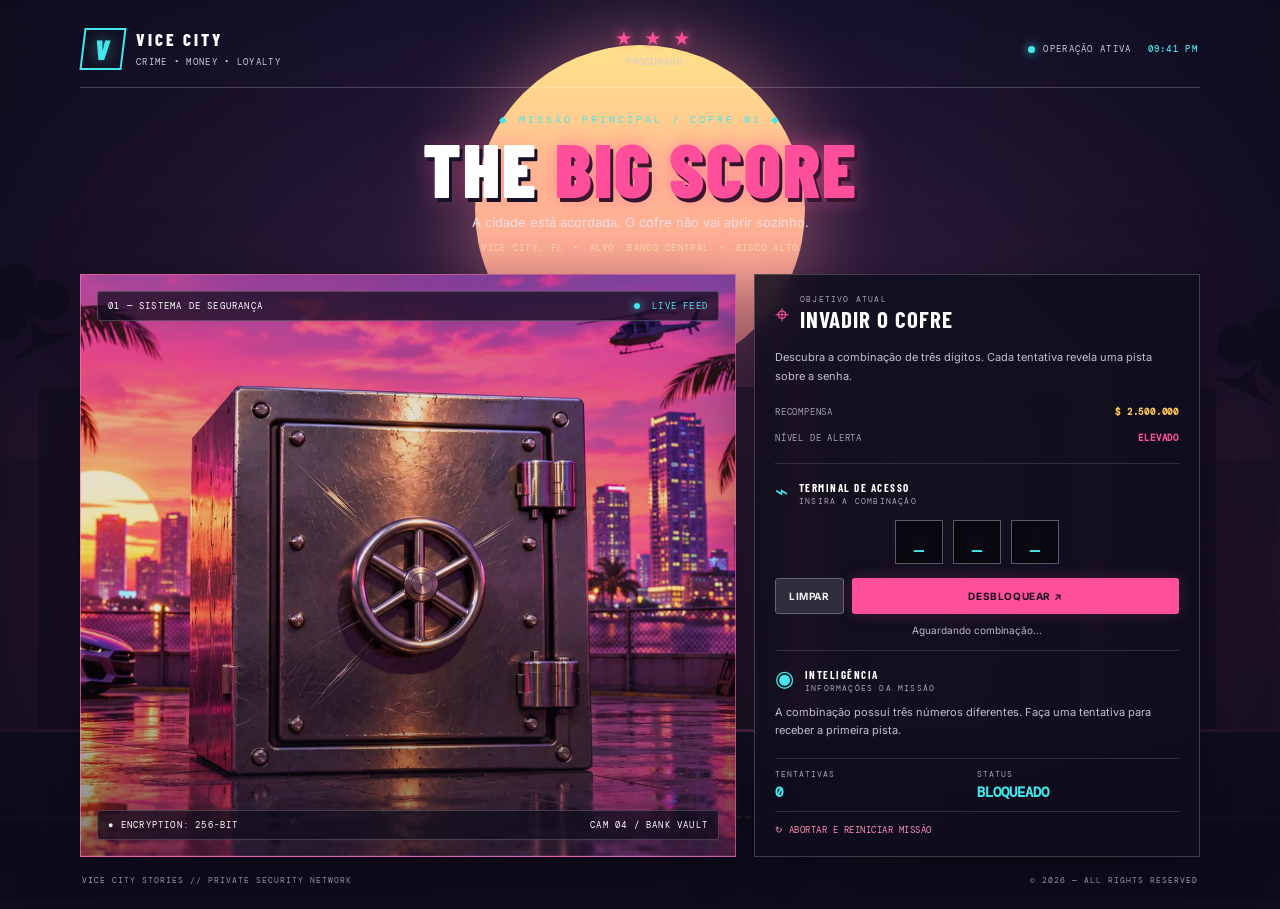
<file: vice_city_cofre/index.html>
<!DOCTYPE html>
<html lang="pt-BR">
<head>
  <meta charset="UTF-8">
  <meta name="viewport" content="width=device-width, initial-scale=1.0">
  <meta name="theme-color" content="#100d1d">
  <title>VICE CITY — Operação Cofre</title>
  <link rel="preconnect" href="https://fonts.googleapis.com">
  <link rel="preconnect" href="https://fonts.gstatic.com" crossorigin>
  <link href="https://fonts.googleapis.com/css2?family=Barlow+Condensed:wght@500;600;700;800;900&family=DM+Mono:wght@400;500&family=Inter:wght@400;500;600;700;800&display=swap" rel="stylesheet">
  <link rel="stylesheet" href="style.css">
</head>
<body>
  <div class="city-backdrop" aria-hidden="true">
    <div class="sun"></div><div class="skyline skyline-back"></div><div class="skyline skyline-front"></div>
    <div class="palm palm-one">♣</div><div class="palm palm-two">♣</div>
    <div class="road"></div>
  </div>

  <main class="game-shell">
    <header class="topbar">
      <div class="brand">
        <div class="brand-mark">V</div>
        <div><strong>VICE CITY</strong><small>CRIME • MONEY • LOYALTY</small></div>
      </div>
      <div class="wanted"><span class="wanted-stars">★ ★ ★</span><small>PROCURADO</small></div>
      <div class="top-status"><span class="status-dot"></span> OPERAÇÃO ATIVA <b>09:41 PM</b></div>
    </header>

    <section class="intro">
      <p class="eyebrow">◆ MISSÃO PRINCIPAL / COFRE 01 ◆</p>
      <h1>THE <span>BIG SCORE</span></h1>
      <p class="subtitle">A cidade está acordada. O cofre não vai abrir sozinho.</p>
      <div class="mission-tags"><span>VICE CITY, FL</span><span>•</span><span>ALVO: BANCO CENTRAL</span><span>•</span><span>RISCO ALTO</span></div>
    </section>

    <section class="game-layout">
      <div class="vault-stage">
        <div class="stage-topline"><span>01 — SISTEMA DE SEGURANÇA</span><span class="live-label"><i></i> LIVE FEED</span></div>
        <div class="vault">
          <div class="vault-rim">
            <div class="vault-door">
              <div class="door-label"><span>VC</span><b>SECURITY SYSTEM</b><span>EST. 1986</span></div>
              <div class="dial-housing">
                <div class="dial">
                  <div class="dial-number" id="dialNumber">000</div>
                  <div class="dial-center"><span></span></div>
                  <div class="dial-pointer"></div>
                </div>
              </div>
              <div class="handle"><div class="handle-bar"></div><div class="handle-hub"></div></div>
              <div class="bolts bolt-1"></div><div class="bolts bolt-2"></div>
              <div class="bolts bolt-3"></div><div class="bolts bolt-4"></div>
              <div class="keypad-panel">
                <div class="keypad-screen"><span class="screen-light"></span><span id="screenText">AWAITING ACCESS CODE</span></div>
                <div class="keypad" id="keypad">
                  <button data-key="1">1</button><button data-key="2">2</button><button data-key="3">3</button>
                  <button data-key="4">4</button><button data-key="5">5</button><button data-key="6">6</button>
                  <button data-key="7">7</button><button data-key="8">8</button><button data-key="9">9</button>
                  <button data-action="clear" class="utility">CLR</button><button data-key="0">0</button><button data-action="enter" class="enter">OK</button>
                </div>
              </div>
            </div>
          </div>
        </div>
        <div class="stage-caption"><span>● ENCRYPTION: 256-BIT</span><span>CAM 04 / BANK VAULT</span></div>
      </div>

      <aside class="mission-panel">
        <div class="panel-heading"><span class="panel-icon">⌖</span><div><small>OBJETIVO ATUAL</small><h2>INVADIR O COFRE</h2></div></div>
        <p class="mission-copy">Descubra a combinação de três dígitos. Cada tentativa revela uma pista sobre a senha.</p>
        <div class="objective-line"><span>RECOMPENSA</span><strong>$ 2.500.000</strong></div>
        <div class="objective-line"><span>NÍVEL DE ALERTA</span><strong class="pink">ELEVADO</strong></div>
        <div class="divider"></div>
        <div class="access-heading"><span>⌁</span><div><b>TERMINAL DE ACESSO</b><small>INSIRA A COMBINAÇÃO</small></div></div>
        <div class="code-slots" aria-label="Código digitado">
          <span class="slot" id="slot0">_</span><span class="slot" id="slot1">_</span><span class="slot" id="slot2">_</span>
        </div>
        <div class="actions"><button id="clearBtn" class="btn secondary">LIMPAR</button><button id="submitBtn" class="btn primary">DESBLOQUEAR <span>↗</span></button></div>
        <p class="message" id="message" aria-live="polite">Aguardando combinação...</p>
        <div class="divider"></div>
        <div class="intel-heading"><span>◉</span><div><b>INTELIGÊNCIA</b><small>INFORMAÇÕES DA MISSÃO</small></div></div>
        <p class="hint" id="hint">A combinação possui três números diferentes. Faça uma tentativa para receber a primeira pista.</p>
        <div class="stats">
          <div><small>TENTATIVAS</small><strong id="attempts">0</strong></div>
          <div><small>STATUS</small><strong id="lockStatus">BLOQUEADO</strong></div>
        </div>
        <button id="newGameBtn" class="reset-link">↻ ABORTAR E REINICIAR MISSÃO</button>
      </aside>
    </section>
    <footer><span>VICE CITY STORIES // PRIVATE SECURITY NETWORK</span><span>© 2026 — ALL RIGHTS RESERVED</span></footer>
  </main>

  <div class="overlay hidden" id="winOverlay" role="dialog" aria-modal="true" aria-labelledby="winTitle">
    <div class="win-card">
      <div class="win-kicker">◆ MISSÃO CONCLUÍDA ◆</div>
      <img class="win-safe-image" src="cofre-aberto.png" alt="Cofre aberto com moedas de ouro">
      <div class="win-symbol">✓</div>
      <p class="eyebrow">ACCESS GRANTED</p>
      <h2 id="winTitle">YOU MADE IT.</h2>
      <p>Combinação correta: <strong id="winningCode"></strong></p>
      <p class="win-note">O cofre foi aberto. A cidade agora é sua.</p>
      <button class="btn primary" id="playAgainBtn">JOGAR NOVAMENTE ↗</button>
    </div>
  </div>
  <script src="game.js"></script>
</body>
</html>
</file>
<file: vice_city_cofre/style.css>
*{box-sizing:border-box}
:root{--pink:#ff4f9a;--cyan:#43e8ed;--gold:#ffc857;--ink:#100d1d;--panel:#171426;--muted:#aaa5bb}
body{margin:0;min-height:100vh;padding:24px;color:#fff;background:#100d1d;font-family:Inter,Arial,sans-serif;overflow-x:hidden}
.city-backdrop{position:fixed;inset:0;z-index:-2;overflow:hidden;background:linear-gradient(180deg,#15112b 0%,#382044 40%,#b64c71 72%,#f29a72 100%)}
.city-backdrop:after{content:"";position:absolute;inset:0;background:linear-gradient(90deg,#0d0b1bcc,transparent 35%,transparent 65%,#0d0b1bcc),linear-gradient(0deg,#100d1d 0%,transparent 55%);z-index:2}
.sun{position:absolute;width:330px;height:330px;border-radius:50%;left:50%;top:5%;transform:translateX(-50%);background:linear-gradient(180deg,#ffe18b,#ff8b9d);box-shadow:0 0 90px #ff8b9d88}
.skyline{position:absolute;bottom:17%;left:0;width:100%;height:40%;opacity:.65;background:linear-gradient(90deg,transparent 0 3%,#17142b 3% 8%,transparent 8% 10%,#21162d 10% 17%,transparent 17% 19%,#17142b 19% 27%,transparent 27% 30%,#24172e 30% 38%,transparent 38% 41%,#17142b 41% 49%,transparent 49% 52%,#21162d 52% 61%,transparent 61% 64%,#17142b 64% 72%,transparent 72% 75%,#21162d 75% 84%,transparent 84% 87%,#17142b 87% 95%,transparent 95%)}
.skyline-back{height:32%;opacity:.35;filter:blur(2px);transform:scaleX(1.1)}
.skyline-front:before,.skyline-front:after{content:"";position:absolute;bottom:0;width:13%;height:100%;background:repeating-linear-gradient(90deg,transparent 0 13px,#ffce7c55 14px 17px),repeating-linear-gradient(0deg,#17142b 0 24px,#ffce7c44 25px 27px)}
.skyline-front:before{left:20%;height:78%}.skyline-front:after{right:19%;height:95%}
.road{position:absolute;bottom:0;width:100%;height:19%;background:linear-gradient(180deg,#292039,#090912);border-top:3px solid #ff6da5}
.road:after{content:"";position:absolute;top:50%;left:0;width:100%;border-top:3px dashed #f9d48a88}
.palm{position:absolute;z-index:1;color:#11101c;font-size:150px;opacity:.8;top:23%;transform:rotate(-25deg)}
.palm-one{left:-28px}.palm-two{right:-35px;top:28%;transform:rotate(25deg)}
.game-shell{max-width:1120px;margin:auto;position:relative}
.topbar{display:flex;align-items:center;justify-content:space-between;border-bottom:1px solid #ffffff35;padding:4px 2px 17px}
.brand{display:flex;align-items:center;gap:12px}.brand-mark{width:42px;height:42px;display:grid;place-items:center;border:2px solid var(--cyan);color:var(--cyan);font:900 28px 'Barlow Condensed';transform:skew(-7deg);text-shadow:0 0 15px #43e8ed88}
.brand strong{display:block;font:800 17px 'Barlow Condensed';letter-spacing:3px}.brand small,.top-status,.wanted small{font:9px 'DM Mono';letter-spacing:1.3px;color:#d0c9df}
.wanted{text-align:center}.wanted-stars{display:block;color:var(--pink);font-size:17px;letter-spacing:3px;text-shadow:0 0 12px #ff4f9a}
.top-status{display:flex;align-items:center;gap:8px}.top-status b{color:var(--cyan);font-weight:500;margin-left:8px}
.status-dot,.live-label i{width:7px;height:7px;border-radius:50%;background:var(--cyan);display:inline-block;box-shadow:0 0 10px var(--cyan)}
.intro{text-align:center;padding:25px 0 20px}.eyebrow{font:10px 'DM Mono';letter-spacing:3px;color:var(--cyan);margin:0 0 8px}
.intro h1{font:900 clamp(45px,7vw,76px)/.9 'Barlow Condensed';letter-spacing:2px;margin:0;text-shadow:3px 4px 0 #171225,0 0 24px #ff4f9a55}
.intro h1 span{color:var(--pink);text-shadow:3px 4px 0 #39162e,0 0 22px #ff4f9a99}
.subtitle{font-size:13px;color:#f1dce8;margin:12px 0}.mission-tags{display:flex;justify-content:center;gap:10px;flex-wrap:wrap;font:9px 'DM Mono';letter-spacing:1.3px;color:#ffe1aa}
.game-layout{display:grid;grid-template-columns:minmax(0,1.25fr) minmax(310px,.85fr);gap:18px;align-items:stretch}
.vault-stage,.mission-panel{background:#100e1ddd;border:1px solid #ffffff32;box-shadow:0 18px 55px #07061088;backdrop-filter:blur(10px)}
.vault-stage{padding:16px;display:flex;flex-direction:column;justify-content:space-between;position:relative;overflow:hidden;min-height:510px;background-image:linear-gradient(180deg,#100d1d22,#100d1d11 55%,#100d1d88),url('vice-city-closed.png');background-size:cover;background-position:center;border-color:#ff77b5aa;transition:background-image .35s ease,filter .35s ease}
.stage-topline,.stage-caption{display:flex;justify-content:space-between;gap:10px;font:9px 'DM Mono';letter-spacing:1.2px;color:#fff;background:#100d1dbb;padding:8px 10px;border:1px solid #ffffff33;border-radius:3px;position:relative;z-index:1}
.live-label{color:var(--cyan)}.live-label i{width:6px;height:6px;margin-right:6px}
.vault-area{display:flex;justify-content:center;padding:22px 0}.vault{width:min(100%,480px);aspect-ratio:1.15;filter:drop-shadow(0 18px 20px #0009);visibility:hidden}
.vault-rim{height:100%;padding:14px;border-radius:24px;background:linear-gradient(135deg,#c7c6d0,#343442 25%,#777887 50%,#242331 80%);box-shadow:inset 0 2px 5px #fff9,0 12px 22px #0009}
.vault-door{height:100%;position:relative;border-radius:16px;background:linear-gradient(145deg,#363443,#161521 60%,#292735);border:2px solid #85828d;box-shadow:inset 0 0 0 5px #22212c, inset 0 0 30px #000;overflow:hidden}
.vault-door:before{content:"";position:absolute;inset:12px;border:1px solid #ffffff30;border-radius:10px;pointer-events:none}
.door-label{position:absolute;top:15px;left:0;right:0;display:flex;justify-content:center;align-items:center;gap:12px;color:#d6d2df;font:8px 'DM Mono';letter-spacing:1.5px}.door-label b{color:var(--cyan);font-size:9px}
.dial-housing{position:absolute;width:150px;height:150px;left:39%;top:48%;transform:translate(-50%,-50%);border-radius:50%;background:linear-gradient(135deg,#d2d0d7,#575662 45%,#22212b);padding:9px;box-shadow:0 6px 14px #000b}
.dial{width:100%;height:100%;border-radius:50%;position:relative;display:grid;place-items:center;background:repeating-conic-gradient(from 0deg,#d8d5dc 0deg 1deg,transparent 1deg 12deg),#272632;border:4px solid #aaa7b2;box-shadow:inset 0 0 0 5px #44414d}
.dial-number{z-index:2;font:500 23px 'DM Mono';color:var(--cyan);letter-spacing:3px;background:#11111a;padding:7px 9px;border:1px solid #777482;border-radius:4px;text-shadow:0 0 10px #43e8ed88}
.dial-center{position:absolute;width:22px;height:22px;border-radius:50%;background:#aaa7b2;bottom:13px;display:grid;place-items:center}.dial-center span{width:8px;height:8px;background:#33313b;border-radius:50%}
.dial-pointer{position:absolute;top:5px;left:50%;transform:translateX(-50%);border-left:5px solid transparent;border-right:5px solid transparent;border-top:10px solid var(--pink)}
.handle{position:absolute;right:18px;top:43%;width:55px;height:55px;border:5px solid #aaa8b3;border-radius:50%;background:#45434f;box-shadow:0 4px 8px #0008}
.handle-bar{position:absolute;width:52px;height:10px;left:-3px;top:18px;border-radius:8px;background:#d0ced6;transform:rotate(-35deg);box-shadow:0 2px 3px #0008}.handle-hub{position:absolute;inset:14px;border-radius:50%;background:#888590;border:2px solid #33313b}
.bolts{position:absolute;width:11px;height:11px;border-radius:50%;background:radial-gradient(circle at 35% 30%,#fff,#777);box-shadow:0 1px 3px #0008}
.bolt-1{top:17px;left:18px}.bolt-2{top:17px;right:18px}.bolt-3{bottom:17px;left:18px}.bolt-4{bottom:17px;right:18px}
.keypad-panel{position:absolute;left:39%;bottom:12px;transform:translateX(-50%);width:174px;padding:6px;background:#101019;border:1px solid #888592;border-radius:7px;box-shadow:0 3px 8px #0009}
.keypad-screen{height:17px;margin-bottom:5px;background:#080d12;color:var(--cyan);font:7px 'DM Mono';letter-spacing:.8px;display:flex;align-items:center;justify-content:center;gap:7px;border:1px solid #3e5c61;white-space:nowrap;overflow:hidden}
.screen-light{width:5px;height:5px;flex:none;border-radius:50%;background:var(--pink);box-shadow:0 0 7px var(--pink)}
.keypad{display:grid;grid-template-columns:repeat(3,1fr);gap:4px}
.keypad button{border:1px solid #666471;border-radius:3px;background:linear-gradient(#555361,#302e3a);color:#fff;font:500 11px 'DM Mono';padding:4px;cursor:pointer;box-shadow:0 2px 0 #08080e}
.keypad button:active{transform:translateY(2px);box-shadow:none}.keypad .utility{font-size:8px;color:#ff9dbf}.keypad .enter{color:var(--cyan)}
.mission-panel{padding:19px 20px}.panel-heading,.access-heading,.intel-heading{display:flex;align-items:center;gap:11px}.panel-icon{font-size:25px;color:var(--pink)}.panel-heading small,.access-heading small,.intel-heading small{display:block;color:#a7a1b7;font:8px 'DM Mono';letter-spacing:1.2px}.panel-heading h2{font:700 23px 'Barlow Condensed';letter-spacing:1px;margin:1px 0}
.mission-copy,.hint{font-size:11px;line-height:1.65;color:#c4bfd0;margin:14px 0}.objective-line{display:flex;justify-content:space-between;padding:7px 0;font:9px 'DM Mono';letter-spacing:.8px;color:#a7a1b7}.objective-line strong{color:var(--gold)}.objective-line .pink{color:var(--pink)}
.divider{height:1px;background:#ffffff22;margin:12px 0}.access-heading>span,.intel-heading>span{font-size:22px;color:var(--cyan)}.access-heading b,.intel-heading b{font:700 11px 'Barlow Condensed';letter-spacing:1.5px}
.code-slots{display:flex;justify-content:center;gap:10px;margin:14px 0}.slot{width:48px;height:44px;display:grid;place-items:center;border:1px solid #5b566e;background:#0b0a13;color:var(--cyan);font:23px 'DM Mono';box-shadow:inset 0 0 14px #0008}
.actions{display:flex;gap:8px}.btn{border:0;border-radius:3px;padding:11px 13px;font:700 10px Inter;letter-spacing:.6px;cursor:pointer;transition:.15s}.btn:active{transform:translateY(1px)}.primary{background:var(--pink);color:#190d1c;flex:1;box-shadow:0 0 16px #ff4f9a33}.primary:hover{background:#ff80b4}.secondary{background:#302d3d;color:#eee;border:1px solid #666174}
.message{font-size:10px;color:#bdb7c9;text-align:center;min-height:14px;margin:10px 0 0}.message.error{color:#ff7ba9}.message.good{color:var(--cyan)}
.hint{min-height:45px;margin:10px 0}.stats{display:grid;grid-template-columns:1fr 1fr;border-top:1px solid #ffffff22;border-bottom:1px solid #ffffff22;padding:10px 0}.stats small{display:block;font:8px 'DM Mono';color:#a7a1b7;letter-spacing:1px}.stats strong{display:block;color:var(--cyan);font:700 14px 'DM Mono';margin-top:4px}.reset-link{border:0;background:none;color:#ff8db7;font:9px 'DM Mono';letter-spacing:.5px;padding:12px 0 0;cursor:pointer}
footer{display:flex;justify-content:space-between;gap:10px;margin:18px 2px 0;color:#c1b8cc;font:8px 'DM Mono';letter-spacing:1px}
.overlay{position:fixed;inset:0;z-index:99999;display:flex;justify-content:center;align-items:center;padding:20px;background:#080610df;backdrop-filter:blur(8px)}.overlay.hidden,.hidden{display:none!important}
.win-card{width:min(100%,390px);text-align:center;background:linear-gradient(145deg,#21172e,#100e1d);border:1px solid #ff7caf88;padding:27px;border-radius:8px;box-shadow:0 20px 80px #000b,0 0 35px #ff4f9a22}
.win-kicker{font:9px 'DM Mono';letter-spacing:2px;color:var(--cyan)}.win-safe-image{display:block;width:min(100%,250px);height:150px;object-fit:contain;margin:8px auto}
.win-symbol{width:48px;height:48px;border-radius:50%;display:grid;place-items:center;margin:0 auto 12px;background:var(--cyan);color:#111;font-size:26px}.win-card .eyebrow{margin:0}.win-card h2{font:900 42px 'Barlow Condensed';margin:2px 0 8px;color:var(--pink)}.win-card p{color:#d4cede;font-size:12px}.win-card p strong{color:var(--cyan);font:18px 'DM Mono'}.win-note{margin:15px 0 20px}.win-card .btn{width:100%}
@media(max-width:760px){body{padding:14px}.top-status{font-size:0}.top-status b{font-size:8px}.game-layout{grid-template-columns:1fr}.vault-stage{min-height:390px;background-position:center}.mission-panel{padding:17px}.intro{padding-top:22px}.wanted{display:none}}
@media(max-width:430px){.vault{width:100%}.vault-rim{padding:10px}.dial-housing{width:125px;height:125px;left:38%}.dial-number{font-size:18px}.handle{right:12px;width:43px;height:43px}.handle-bar{width:40px;top:13px}.handle-hub{inset:10px}.keypad-panel{left:38%;width:150px}.door-label{font-size:7px;gap:7px}.door-label b{font-size:7px}.vault-stage{padding:11px;min-height:340px}footer{font-size:6px}.intro h1{font-size:52px}}


/* Estado de sucesso: troca para o cenário com o cofre aberto */
.vault-stage.vault-open{
  background-image:linear-gradient(180deg,#100d1d11,#100d1d00 55%,#100d1d66),url('vice-city-open.png');
  border-color:#43e8ed;
  box-shadow:0 0 28px #43e8ed33,0 18px 55px #07061088;
}
.vault-stage.vault-open .live-label{color:#43e8ed}
.vault-stage.vault-open .live-label i{background:#43e8ed;box-shadow:0 0 10px #43e8ed}
</file>
